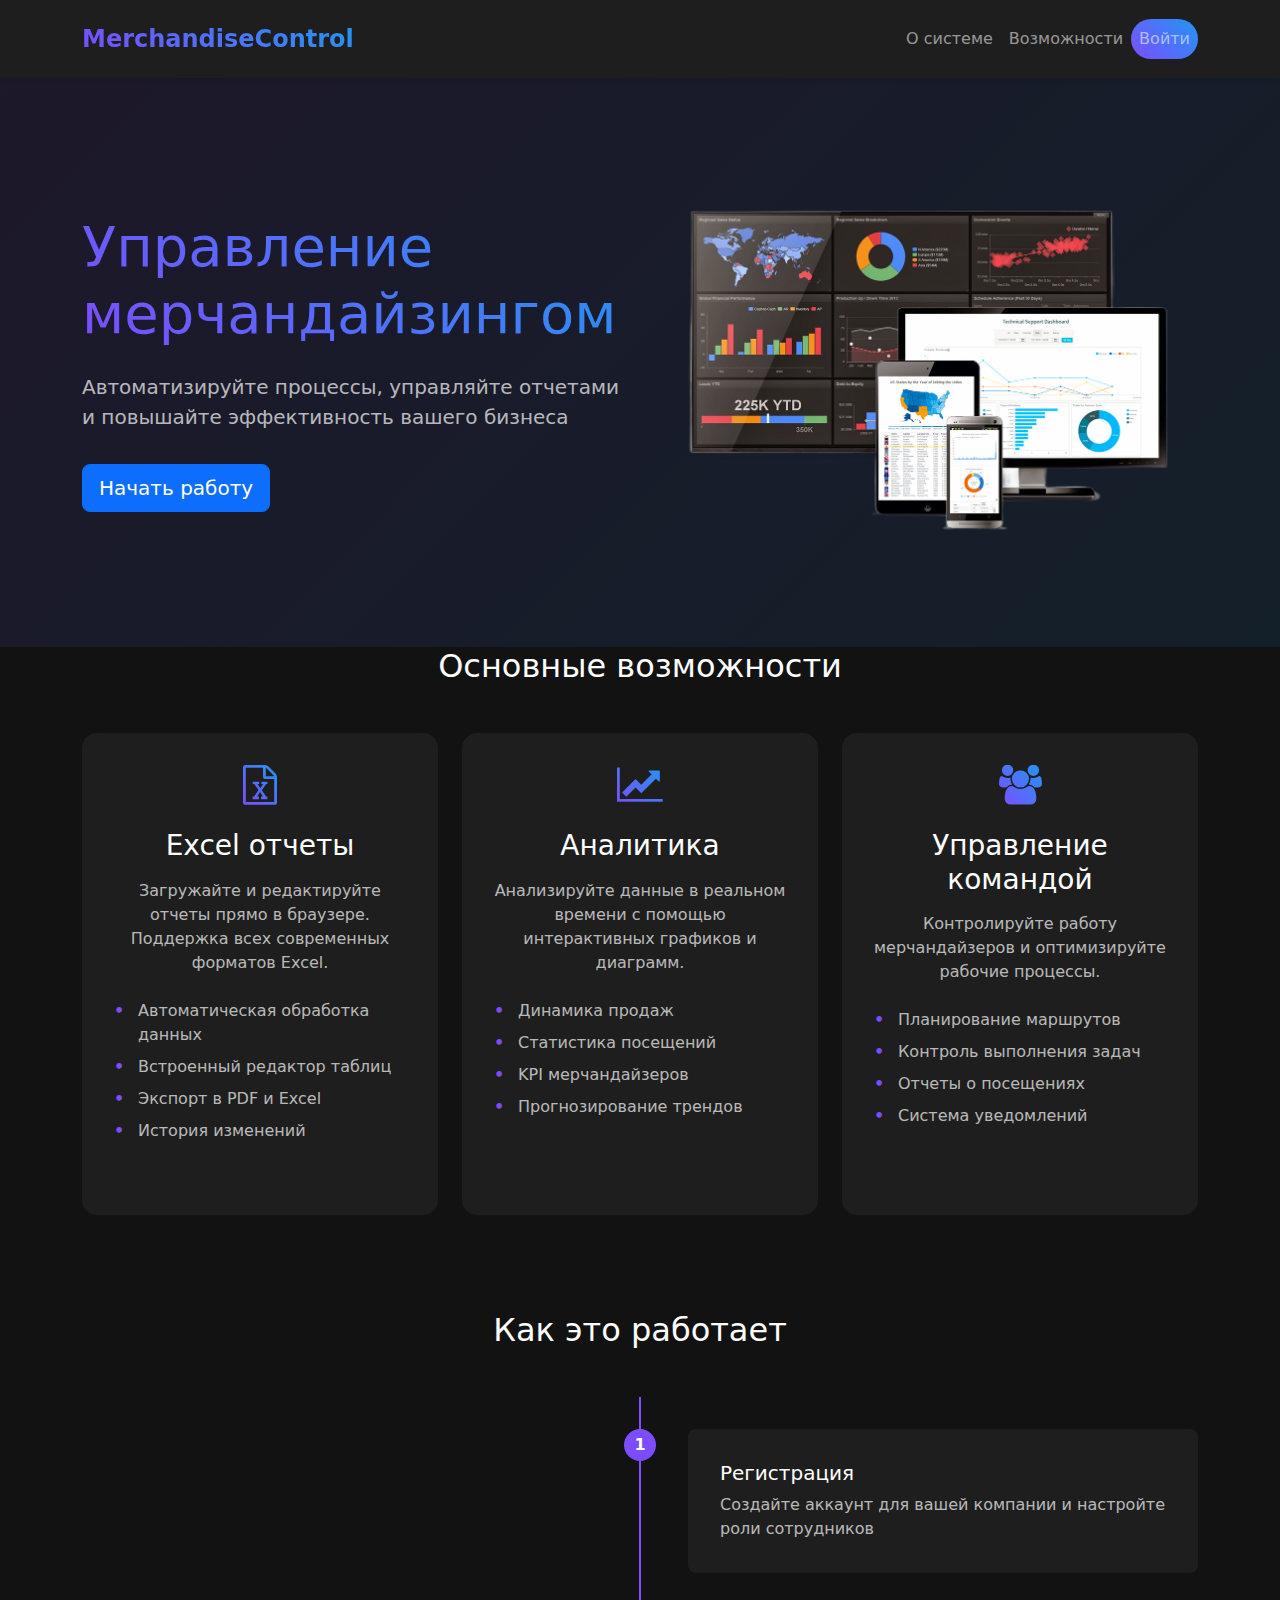
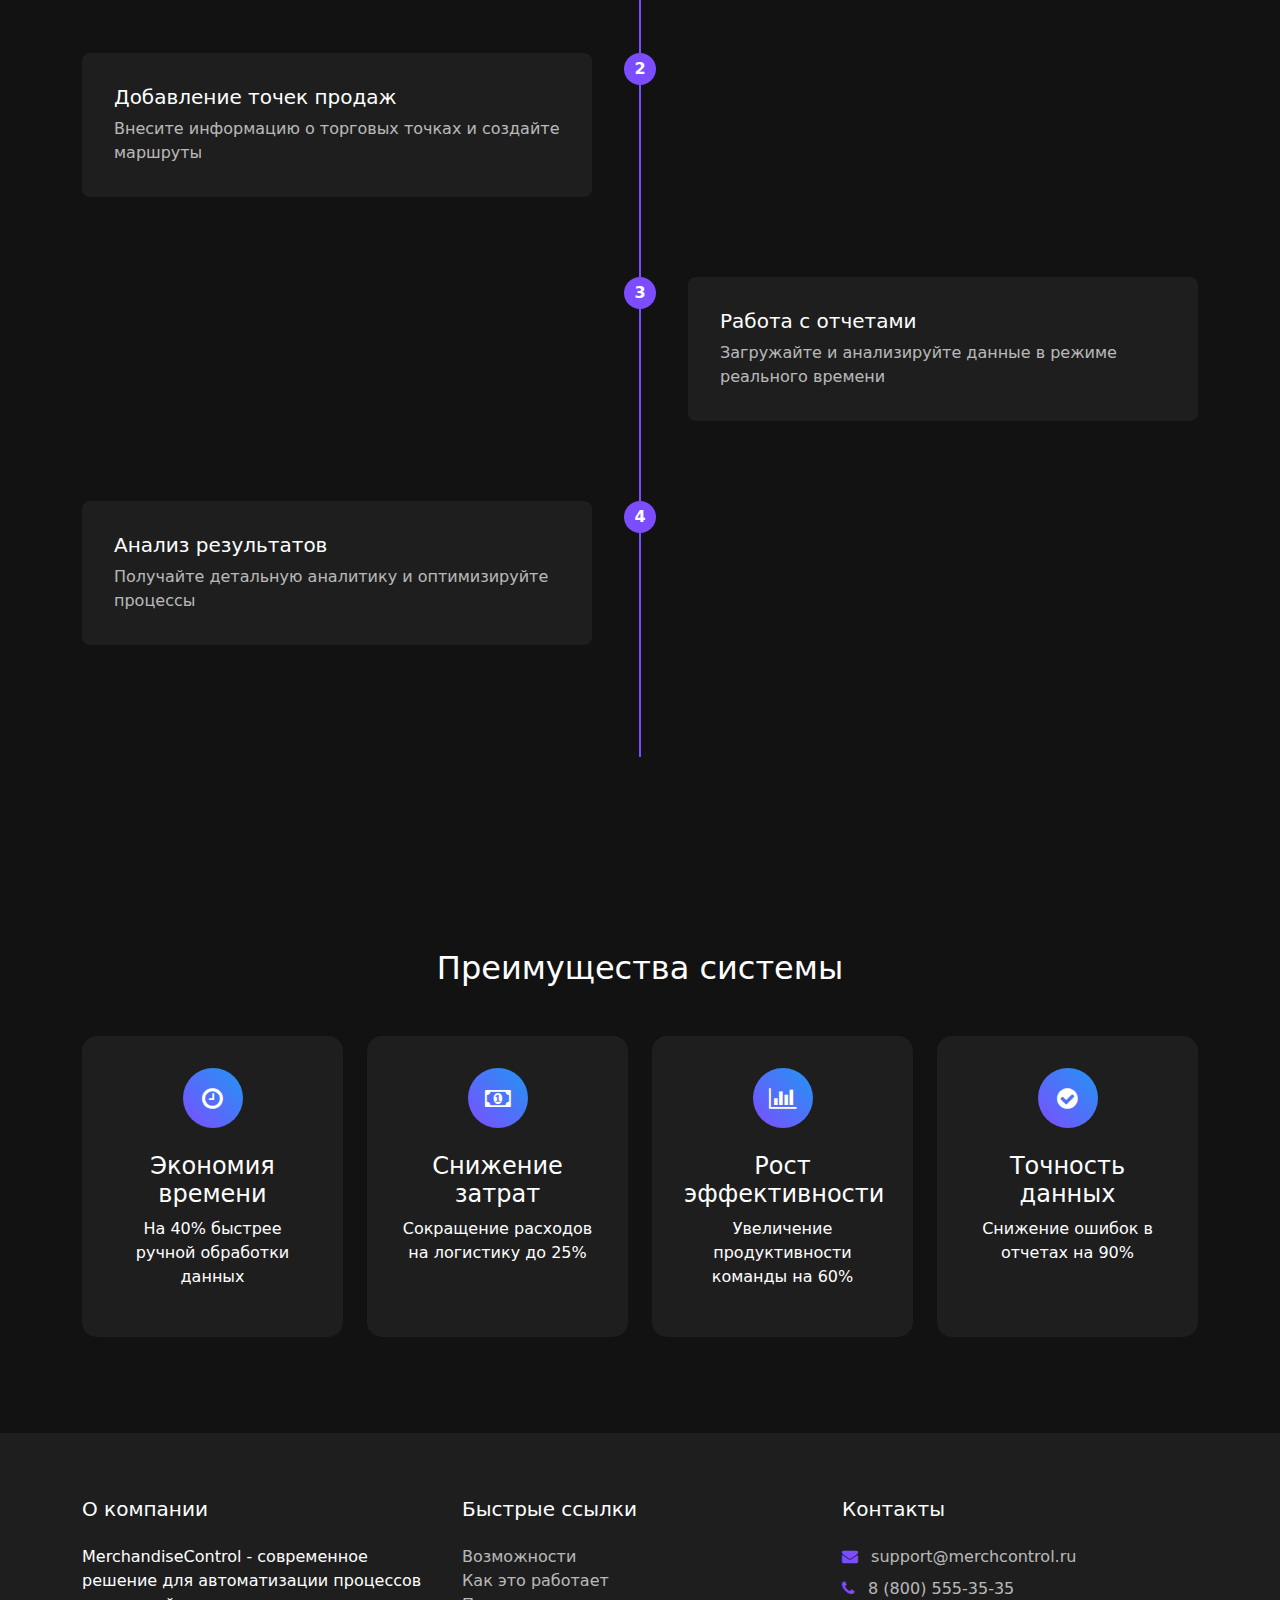
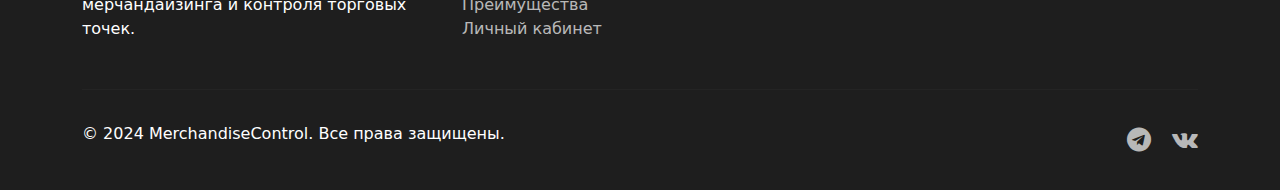
<file: index.html>
<!DOCTYPE html>
<html lang="ru">
<head>
    <meta charset="UTF-8">
    <meta name="viewport" content="width=device-width, initial-scale=1.0">
    <title>Система управления мерчандайзингом</title>
    <link href="https://cdn.jsdelivr.net/npm/bootstrap@5.3.0/dist/css/bootstrap.min.css" rel="stylesheet">
    <link href="https://cdnjs.cloudflare.com/ajax/libs/font-awesome/4.7.0/css/font-awesome.min.css" rel="stylesheet">
    <link rel="stylesheet" href="css/style.css">
</head>
<body class="dark-theme">
    <nav class="navbar navbar-expand-lg navbar-dark">
        <div class="container">
            <a class="navbar-brand" href="#">MerchandiseControl</a>
            <button class="navbar-toggler" type="button" data-bs-toggle="collapse" data-bs-target="#navbarNav">
                <span class="navbar-toggler-icon"></span>
            </button>
            <div class="collapse navbar-collapse" id="navbarNav">
                <ul class="navbar-nav ms-auto">
                    <li class="nav-item">
                        <a class="nav-link" href="#about">О системе</a>
                    </li>
                    <li class="nav-item">
                        <a class="nav-link" href="#features">Возможности</a>
                    </li>
                    <li class="nav-item">
                        <a class="nav-link btn btn-primary login-btn" href="login.html">Войти</a>
                    </li>
                </ul>
            </div>
        </div>
    </nav>

    <header class="hero-section">
        <div class="container">
            <div class="row align-items-center">
                <div class="col-lg-6">
                    <h1>Управление мерчандайзингом</h1>
                    <p class="lead">Автоматизируйте процессы, управляйте отчетами и повышайте эффективность вашего бизнеса</p>
                    <a href="login.html" class="btn btn-primary btn-lg">Начать работу</a>
                </div>
                <div class="col-lg-6">
                    <img src="images/dashboard.png" alt="Dashboard Preview" class="img-fluid">
                </div>
            </div>
        </div>
    </header>

    <main>
        <section id="features" class="features-section">
            <div class="container">
                <h2 class="text-center mb-5">Основные возможности</h2>
                <div class="row g-4">
                    <div class="col-md-4">
                        <div class="feature-card h-100">
                            <i class="fa fa-file-excel-o"></i>
                            <h3>Excel отчеты</h3>
                            <p>Загружайте и редактируйте отчеты прямо в браузере. Поддержка всех современных форматов Excel.</p>
                            <ul class="feature-list">
                                <li>Автоматическая обработка данных</li>
                                <li>Встроенный редактор таблиц</li>
                                <li>Экспорт в PDF и Excel</li>
                                <li>История изменений</li>
                            </ul>
                        </div>
                    </div>
                    <div class="col-md-4">
                        <div class="feature-card h-100">
                            <i class="fa fa-line-chart"></i>
                            <h3>Аналитика</h3>
                            <p>Анализируйте данные в реальном времени с помощью интерактивных графиков и диаграмм.</p>
                            <ul class="feature-list">
                                <li>Динамика продаж</li>
                                <li>Статистика посещений</li>
                                <li>KPI мерчандайзеров</li>
                                <li>Прогнозирование трендов</li>
                            </ul>
                        </div>
                    </div>
                    <div class="col-md-4">
                        <div class="feature-card h-100">
                            <i class="fa fa-users"></i>
                            <h3>Управление командой</h3>
                            <p>Контролируйте работу мерчандайзеров и оптимизируйте рабочие процессы.</p>
                            <ul class="feature-list">
                                <li>Планирование маршрутов</li>
                                <li>Контроль выполнения задач</li>
                                <li>Отчеты о посещениях</li>
                                <li>Система уведомлений</li>
                            </ul>
                        </div>
                    </div>
                </div>
            </div>
        </section>

        <section id="how-it-works" class="how-it-works-section">
            <div class="container">
                <h2 class="text-center mb-5">Как это работает</h2>
                <div class="timeline">
                    <div class="timeline-item">
                        <div class="timeline-number">1</div>
                        <div class="timeline-content">
                            <h4>Регистрация</h4>
                            <p>Создайте аккаунт для вашей компании и настройте роли сотрудников</p>
                        </div>
                    </div>
                    <div class="timeline-item">
                        <div class="timeline-number">2</div>
                        <div class="timeline-content">
                            <h4>Добавление точек продаж</h4>
                            <p>Внесите информацию о торговых точках и создайте маршруты</p>
                        </div>
                    </div>
                    <div class="timeline-item">
                        <div class="timeline-number">3</div>
                        <div class="timeline-content">
                            <h4>Работа с отчетами</h4>
                            <p>Загружайте и анализируйте данные в режиме реального времени</p>
                        </div>
                    </div>
                    <div class="timeline-item">
                        <div class="timeline-number">4</div>
                        <div class="timeline-content">
                            <h4>Анализ результатов</h4>
                            <p>Получайте детальную аналитику и оптимизируйте процессы</p>
                        </div>
                    </div>
                </div>
            </div>
        </section>

        <section id="benefits" class="benefits-section">
            <div class="container">
                <h2 class="text-center mb-5">Преимущества системы</h2>
                <div class="row g-4">
                    <div class="col-md-6 col-lg-3">
                        <div class="benefit-card">
                            <div class="benefit-icon">
                                <i class="fa fa-clock-o"></i>
                            </div>
                            <h4>Экономия времени</h4>
                            <p>На 40% быстрее ручной обработки данных</p>
                        </div>
                    </div>
                    <div class="col-md-6 col-lg-3">
                        <div class="benefit-card">
                            <div class="benefit-icon">
                                <i class="fa fa-money"></i>
                            </div>
                            <h4>Снижение затрат</h4>
                            <p>Сокращение расходов на логистику до 25%</p>
                        </div>
                    </div>
                    <div class="col-md-6 col-lg-3">
                        <div class="benefit-card">
                            <div class="benefit-icon">
                                <i class="fa fa-bar-chart"></i>
                            </div>
                            <h4>Рост эффективности</h4>
                            <p>Увеличение продуктивности команды на 60%</p>
                        </div>
                    </div>
                    <div class="col-md-6 col-lg-3">
                        <div class="benefit-card">
                            <div class="benefit-icon">
                                <i class="fa fa-check-circle"></i>
                            </div>
                            <h4>Точность данных</h4>
                            <p>Снижение ошибок в отчетах на 90%</p>
                        </div>
                    </div>
                </div>
            </div>
        </section>
    </main>

    <footer class="footer">
        <div class="container">
            <div class="row g-4">
                <div class="col-md-4">
                    <h5>О компании</h5>
                    <p>MerchandiseControl - современное решение для автоматизации процессов мерчандайзинга и контроля торговых точек.</p>
                </div>
                <div class="col-md-4">
                    <h5>Быстрые ссылки</h5>
                    <ul class="footer-links">
                        <li><a href="#features">Возможности</a></li>
                        <li><a href="#how-it-works">Как это работает</a></li>
                        <li><a href="#benefits">Преимущества</a></li>
                        <li><a href="login.html">Личный кабинет</a></li>
                    </ul>
                </div>
                <div class="col-md-4">
                    <h5>Контакты</h5>
                    <ul class="footer-contacts">
                        <li><i class="fa fa-envelope"></i> support@merchcontrol.ru</li>
                        <li><i class="fa fa-phone"></i> 8 (800) 555-35-35</li>
                    </ul>
                </div>
            </div>
            <hr class="footer-divider">
            <div class="row">
                <div class="col-md-6">
                    <p class="mb-0">&copy; 2024 MerchandiseControl. Все права защищены.</p>
                </div>
                <div class="col-md-6 text-md-end">
                    <div class="social-links">
                        <a href="#"><i class="fa fa-telegram"></i></a>
                        <a href="#"><i class="fa fa-vk"></i></a>
                    </div>
                </div>
            </div>
        </div>
    </footer>

    <script src="https://cdn.jsdelivr.net/npm/bootstrap@5.3.0/dist/js/bootstrap.bundle.min.js"></script>
    <script src="js/main.js"></script>
</body>
</html>
</file>
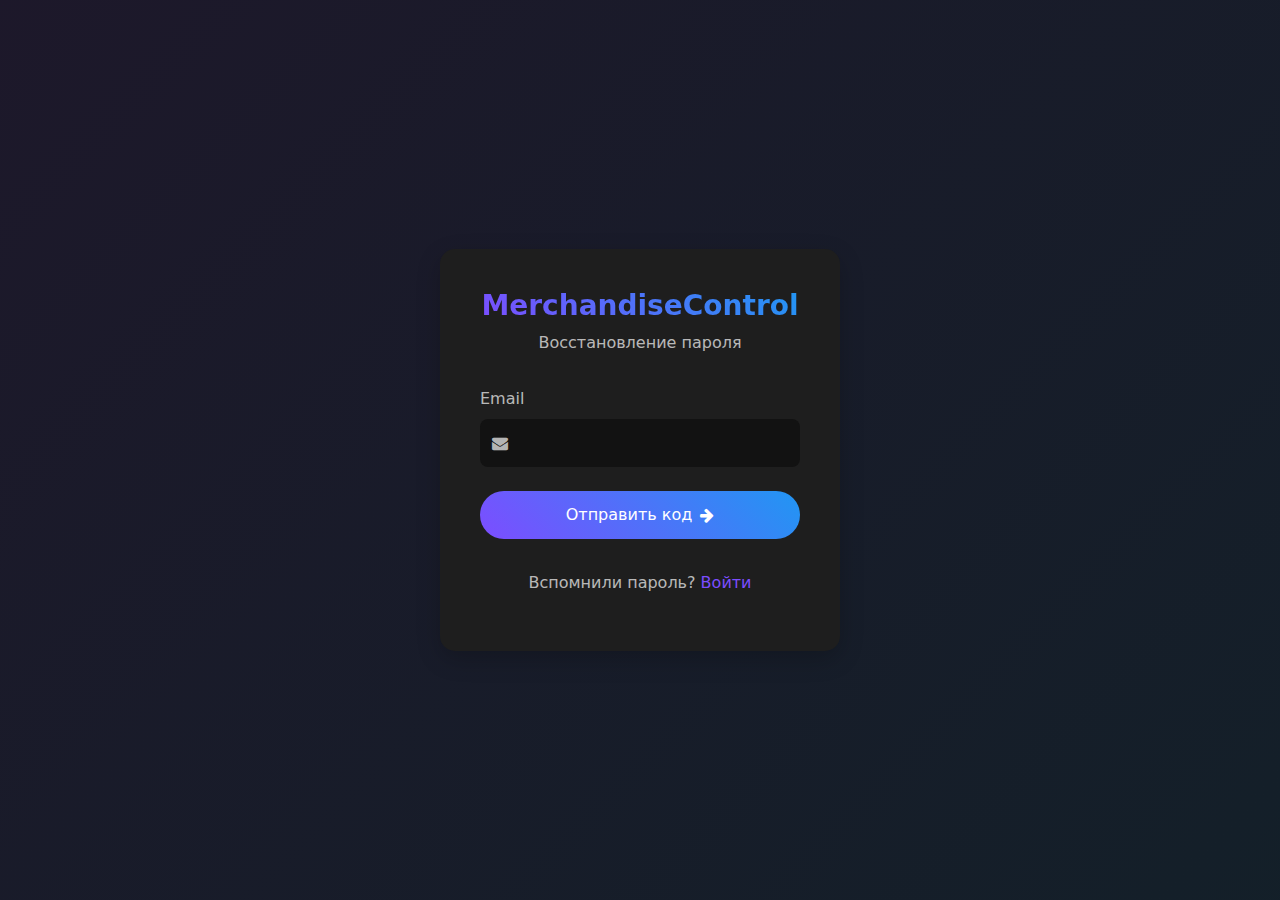
<file: forgot-password.html>
<!DOCTYPE html>
<html lang="ru">
<head>
    <meta charset="UTF-8">
    <meta name="viewport" content="width=device-width, initial-scale=1.0">
    <title>Восстановление пароля | MerchandiseControl</title>
    <link href="https://cdn.jsdelivr.net/npm/bootstrap@5.3.0/dist/css/bootstrap.min.css" rel="stylesheet">
    <link href="https://cdnjs.cloudflare.com/ajax/libs/font-awesome/4.7.0/css/font-awesome.min.css" rel="stylesheet">
    <link rel="stylesheet" href="css/style.css">
    <link rel="stylesheet" href="css/login.css">
</head>
<body class="dark-theme">
    <div class="login-container">
        <div class="login-card">
            <div class="login-header">
                <a href="index.html" class="brand-link">
                    <h1 class="brand-title">MerchandiseControl</h1>
                </a>
                <p class="login-subtitle">Восстановление пароля</p>
            </div>
            
            <!-- Форма ввода email -->
            <form id="forgotForm" class="login-form">
                <div class="form-group">
                    <label for="email">Email</label>
                    <div class="input-group">
                        <span class="input-group-text">
                            <i class="fa fa-envelope"></i>
                        </span>
                        <input type="email" class="form-control" id="email" required>
                    </div>
                </div>
                <button type="submit" class="btn btn-primary login-btn w-100">
                    Отправить код
                    <i class="fa fa-arrow-right"></i>
                </button>
            </form>

            <!-- Форма ввода кода подтверждения (изначально скрыта) -->
            <form id="verifyForm" class="login-form d-none">
                <div class="form-group">
                    <label for="verificationCode">Введите код подтверждения</label>
                    <div class="verification-code-input">
                        <input type="text" maxlength="1" class="form-control code-input" placeholder="•" required>
                        <input type="text" maxlength="1" class="form-control code-input" placeholder="•" required>
                        <input type="text" maxlength="1" class="form-control code-input" placeholder="•" required>
                        <input type="text" maxlength="1" class="form-control code-input" placeholder="•" required>
                        <input type="text" maxlength="1" class="form-control code-input" placeholder="•" required>
                        <input type="text" maxlength="1" class="form-control code-input" placeholder="•" required>
                    </div>
                    <small class="form-text text-muted">
                        Код был отправлен на ваш email
                    </small>
                    <div class="resend-code mt-2">
                        <span class="timer">Отправить код повторно через: <span id="timer">60</span>с</span>
                        <a href="#" class="resend-link d-none">Отправить код повторно</a>
                    </div>
                </div>
                <button type="submit" class="btn btn-primary login-btn w-100 mb-3">
                    Подтвердить
                    <i class="fa fa-check"></i>
                </button>
            </form>

            <!-- Форма создания нового пароля (изначально скрыта) -->
            <form id="resetForm" class="login-form d-none">
                <div class="form-group">
                    <label for="newPassword">Новый пароль</label>
                    <div class="input-group">
                        <span class="input-group-text">
                            <i class="fa fa-lock"></i>
                        </span>
                        <input type="password" class="form-control" id="newPassword" required>
                        <button type="button" class="toggle-password">
                            <i class="fa fa-eye"></i>
                        </button>
                    </div>
                    <div class="password-strength">
                        <div class="strength-bar"></div>
                        <small class="strength-text"></small>
                    </div>
                </div>
                <div class="form-group">
                    <label for="confirmNewPassword">Подтвердите новый пароль</label>
                    <div class="input-group">
                        <span class="input-group-text">
                            <i class="fa fa-lock"></i>
                        </span>
                        <input type="password" class="form-control" id="confirmNewPassword" required>
                        <button type="button" class="toggle-password">
                            <i class="fa fa-eye"></i>
                        </button>
                    </div>
                </div>
                <button type="submit" class="btn btn-primary login-btn w-100">
                    Сохранить новый пароль
                    <i class="fa fa-check"></i>
                </button>
            </form>

            <div class="login-footer">
                <p>Вспомнили пароль? <a href="login.html" class="register-link">Войти</a></p>
            </div>
        </div>
    </div>

    <script src="https://cdn.jsdelivr.net/npm/bootstrap@5.3.0/dist/js/bootstrap.bundle.min.js"></script>
    <script src="js/forgot-password.js"></script>
</body>
</html>
</file>
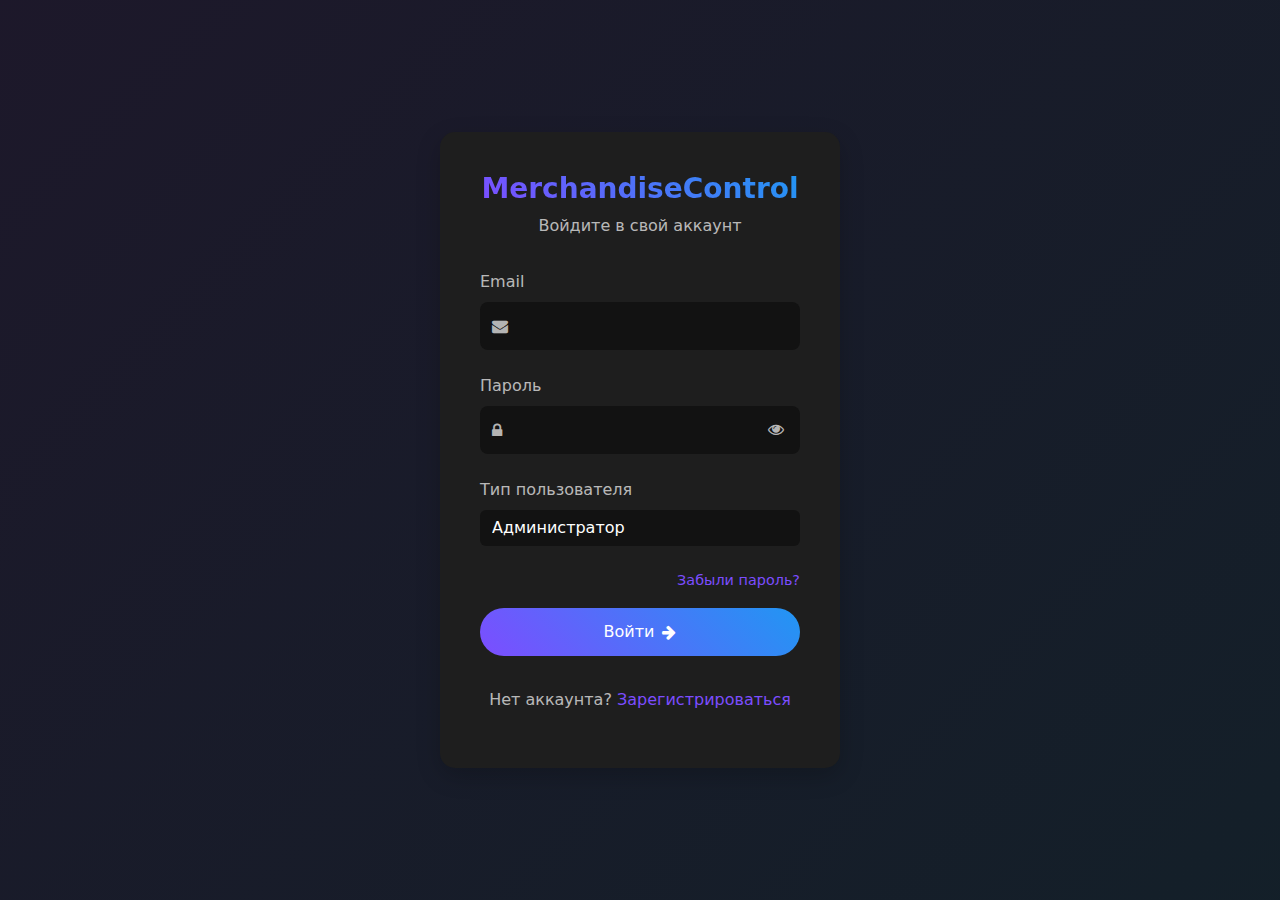
<file: login.html>
<!DOCTYPE html>
<html lang="ru">
<head>
    <meta charset="UTF-8">
    <meta name="viewport" content="width=device-width, initial-scale=1.0">
    <title>Вход | MerchandiseControl</title>
    <link href="https://cdn.jsdelivr.net/npm/bootstrap@5.3.0/dist/css/bootstrap.min.css" rel="stylesheet">
    <link href="https://cdnjs.cloudflare.com/ajax/libs/font-awesome/4.7.0/css/font-awesome.min.css" rel="stylesheet">
    <link rel="stylesheet" href="css/style.css">
    <link rel="stylesheet" href="css/login.css">
</head>
<body class="dark-theme">
    <div class="login-container">
        <div class="login-card">
            <div class="login-header">
                <a href="index.html" class="brand-link">
                    <h1 class="brand-title">MerchandiseControl</h1>
                </a>
                <p class="login-subtitle">Войдите в свой аккаунт</p>
            </div>
            <form id="loginForm" class="login-form">
                <div class="form-group">
                    <label for="email">Email</label>
                    <div class="input-group">
                        <span class="input-group-text">
                            <i class="fa fa-envelope"></i>
                        </span>
                        <input type="email" class="form-control" id="email" name="email" required>
                    </div>
                </div>
                <div class="form-group">
                    <label for="password">Пароль</label>
                    <div class="input-group">
                        <span class="input-group-text">
                            <i class="fa fa-lock"></i>
                        </span>
                        <input type="password" class="form-control" id="password" name="password" required>
                        <button type="button" class="toggle-password">
                            <i class="fa fa-eye"></i>
                        </button>
                    </div>
                </div>
                <div class="form-group">
                    <label for="userType">Тип пользователя</label>
                    <select class="form-select" id="userType" name="userType" required>
                        <option value="admin">Администратор</option>
                        <option value="merchandiser">Мерчендайзер</option>
                    </select>
                </div>
                <div class="d-flex justify-content-end mb-3">
                    <a href="forgot-password.html" class="forgot-link">Забыли пароль?</a>
                </div>
                <button type="submit" class="btn btn-primary login-btn w-100">
                    Войти
                    <i class="fa fa-arrow-right"></i>
                </button>
            </form>
            <div class="login-footer">
                <p>Нет аккаунта? <a href="register.html" class="register-link">Зарегистрироваться</a></p>
            </div>
        </div>
    </div>

    <script src="https://cdn.jsdelivr.net/npm/bootstrap@5.3.0/dist/js/bootstrap.bundle.min.js"></script>
    <script src="js/login.js"></script>
</body>
</html>
</file>
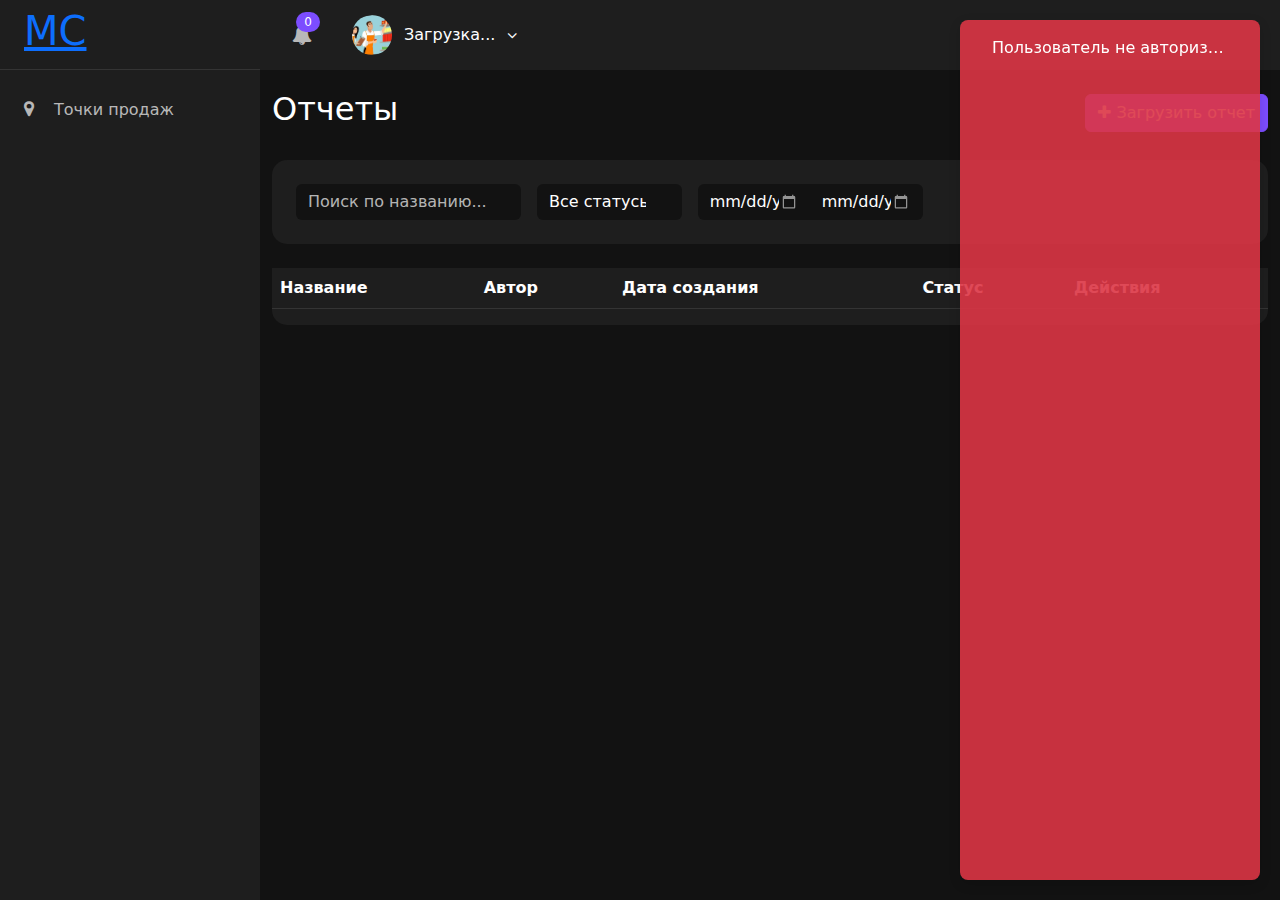
<file: reports.html>
<!DOCTYPE html>
<html lang="ru">
<head>
    <meta charset="UTF-8">
    <meta name="viewport" content="width=device-width, initial-scale=1.0">
    <title>Отчеты | MerchandiseControl</title>
    <link href="https://cdn.jsdelivr.net/npm/bootstrap@5.3.0/dist/css/bootstrap.min.css" rel="stylesheet">
    <link href="https://cdnjs.cloudflare.com/ajax/libs/font-awesome/4.7.0/css/font-awesome.min.css" rel="stylesheet">
    <link rel="stylesheet" href="css/style.css">
    <link rel="stylesheet" href="css/dashboard.css">
    <link rel="stylesheet" href="css/reports.css">
</head>
<body class="dark-theme">
    <div class="dashboard-container">
        <!-- Боковое меню -->
        <aside class="sidebar">
            <div class="sidebar-header">
                <a href="dashboard.html" class="brand-link">
                    <h1 class="brand-title">MC</h1>
                </a>
            </div>
            <nav class="sidebar-nav">
                <ul>
                    <li>
                        <a href="locations.html">
                            <i class="fa fa-map-marker"></i>
                            <span>Точки продаж</span>
                        </a>
                    </li>
                    <li class="admin-only">
                        <a href="settings.html">
                            <i class="fa fa-cog"></i>
                            <span>Настройки</span>
                        </a>
                    </li>
                </ul>
            </nav>
        </aside>

        <main class="main-content">
            <div id="header-component"></div>

            <div class="dashboard-content">
                <div class="container-fluid">
                    <!-- Заголовок и кнопки -->
                    <div class="reports-header">
                        <div class="d-flex justify-content-between align-items-center mb-4">
                            <h2>Отчеты</h2>
                            <button class="btn btn-primary" data-bs-toggle="modal" data-bs-target="#uploadReportModal">
                                <i class="fa fa-plus"></i> Загрузить отчет
                            </button>
                        </div>
                    </div>

                    <!-- Фильтры -->
                    <div class="reports-filters mb-4">
                        <div class="row g-3">
                            <div class="col-md-3">
                                <input type="text" class="form-control" placeholder="Поиск по названию...">
                            </div>
                            <div class="col-md-2">
                                <select name="status" class="form-select">
                                    <option value="">Все статусы</option>
                                    <option value="pending">На проверке</option>
                                    <option value="approved">Одобрен</option>
                                    <option value="rejected">Отклонен</option>
                                </select>
                            </div>
                            <div class="col-md-3">
                                <div class="input-group">
                                    <input type="date" name="dateFrom" class="form-control">
                                    <input type="date" name="dateTo" class="form-control">
                                </div>
                            </div>
                        </div>
                    </div>

                    <!-- Таблица отчетов -->
                    <div class="dashboard-card">
                        <div class="table-responsive">
                            <table class="table table-reports">
                                <thead>
                                    <tr>
                                        <th>Название</th>
                                        <th>Автор</th>
                                        <th>Дата создания</th>
                                        <th>Статус</th>
                                        <th>Действия</th>
                                    </tr>
                                </thead>
                                <tbody>
                                    <!-- Данные будут загружаться динамически -->
                                </tbody>
                            </table>
                        </div>
                    </div>
                </div>
            </div>
        </main>
    </div>

    <!-- Модальное окно загрузки отчета -->
    <div class="modal fade" id="uploadReportModal" tabindex="-1">
        <div class="modal-dialog">
            <div class="modal-content">
                <div class="modal-header">
                    <h5 class="modal-title">Загрузить отчет</h5>
                    <button type="button" class="btn-close" data-bs-dismiss="modal"></button>
                </div>
                <form id="uploadReportForm">
                    <div class="modal-body">
                        <div class="mb-3">
                            <label class="form-label">Точка продаж</label>
                            <select name="location_id" class="form-select" required>
                                <!-- Опции будут загружены динамически -->
                            </select>
                        </div>
                        <div class="mb-3">
                            <label class="form-label">Дата посещения</label>
                            <input type="date" name="visit_date" class="form-control" required>
                        </div>
                        <div class="mb-3">
                            <label class="form-label">Excel файл</label>
                            <input type="file" name="report" class="form-control" accept=".xls,.xlsx" required>
                        </div>
                        <div class="mb-3">
                            <label class="form-label">Комментарий</label>
                            <textarea name="comment" class="form-control" rows="3"></textarea>
                        </div>
                    </div>
                    <div class="modal-footer">
                        <button type="button" class="btn btn-secondary" data-bs-dismiss="modal">Отмена</button>
                        <button type="submit" class="btn btn-primary">Загрузить</button>
                    </div>
                </form>
            </div>
        </div>
    </div>

    <script src="https://cdn.jsdelivr.net/npm/bootstrap@5.3.0/dist/js/bootstrap.bundle.min.js"></script>
    <script src="js/auth.js"></script>
    <script src="js/components.js"></script>
    <script src="js/menu.js"></script>
    <script src="js/reports.js"></script>
</body>
</html>
</file>
<file: css/style.css>
:root {
    --primary-color: #7C4DFF;
    --secondary-color: #2196F3;
    --dark-bg: #121212;
    --dark-surface: #1E1E1E;
    --text-primary: #FFFFFF;
    --text-secondary: rgba(255, 255, 255, 0.7);
}

body.dark-theme {
    background-color: var(--dark-bg);
    color: var(--text-primary);
}

.navbar {
    background: var(--dark-surface);
    padding: 1rem 0;
    box-shadow: 0 2px 4px rgba(0,0,0,0.1);
}

.navbar-brand {
    font-size: 1.5rem;
    font-weight: bold;
    background: linear-gradient(45deg, var(--primary-color), var(--secondary-color));
    -webkit-background-clip: text;
    -webkit-text-fill-color: transparent;
}

.login-btn {
    background: linear-gradient(45deg, var(--primary-color), var(--secondary-color));
    border: none;
    padding: 0.5rem 1.5rem;
    border-radius: 25px;
}

.hero-section {
    padding: 6rem 0;
    background: linear-gradient(135deg, rgba(124, 77, 255, 0.1), rgba(33, 150, 243, 0.1));
}

.hero-section h1 {
    font-size: 3.5rem;
    margin-bottom: 1.5rem;
    background: linear-gradient(45deg, var(--primary-color), var(--secondary-color));
    -webkit-background-clip: text;
    -webkit-text-fill-color: transparent;
}

.hero-section .lead {
    font-size: 1.25rem;
    color: var(--text-secondary);
    margin-bottom: 2rem;
}

.feature-card {
    background: var(--dark-surface);
    padding: 2rem;
    border-radius: 15px;
    text-align: center;
    margin-bottom: 2rem;
    transition: all 0.3s ease;
    opacity: 0;
    transform: translateY(20px);
}

.feature-card:hover {
    transform: translateY(-5px);
}

.feature-card.animate-in {
    opacity: 1;
    transform: translateY(0);
}

.feature-card i {
    font-size: 2.5rem;
    margin-bottom: 1.5rem;
    background: linear-gradient(45deg, var(--primary-color), var(--secondary-color));
    -webkit-background-clip: text;
    -webkit-text-fill-color: transparent;
}

.feature-card h3 {
    margin-bottom: 1rem;
    color: var(--text-primary);
}

.feature-list {
    list-style: none;
    padding: 0;
    margin: 1.5rem 0 0;
    text-align: left;
}

.feature-list li {
    color: var(--text-secondary);
    margin-bottom: 0.5rem;
    padding-left: 1.5rem;
    position: relative;
}

.feature-list li:before {
    content: "•";
    color: var(--primary-color);
    position: absolute;
    left: 0;
    font-weight: bold;
}

.feature-card p {
    color: var(--text-secondary);
    margin-bottom: 0;
    min-height: 48px;
}

.footer {
    background: var(--dark-surface);
    padding: 4rem 0 2rem;
}

.footer h5 {
    color: var(--text-primary);
    margin-bottom: 1.5rem;
}

.footer-links {
    list-style: none;
    padding: 0;
}

.footer-links a {
    color: var(--text-secondary);
    text-decoration: none;
    transition: color 0.3s ease;
}

.footer-links a:hover {
    color: var(--primary-color);
}

.footer-contacts {
    list-style: none;
    padding: 0;
}

.footer-contacts li {
    color: var(--text-secondary);
    margin-bottom: 0.5rem;
}

.footer-contacts i {
    margin-right: 0.5rem;
    color: var(--primary-color);
}

.footer-divider {
    border-color: rgba(255, 255, 255, 0.1);
    margin: 2rem 0;
}

.social-links a {
    color: var(--text-secondary);
    font-size: 1.5rem;
    margin-left: 1rem;
    text-decoration: none;
    transition: color 0.3s ease;
}

.social-links a:hover {
    color: var(--primary-color);
}

/* Адаптивность */
@media (max-width: 768px) {
    .hero-section {
        padding: 4rem 0;
    }

    .hero-section h1 {
        font-size: 2.5rem;
    }

    .feature-card {
        margin-bottom: 1.5rem;
    }

    .timeline:before {
        left: 40px;
    }

    .timeline-item {
        flex-direction: row !important;
    }

    .timeline-content {
        width: calc(100% - 80px);
    }

    .timeline-number {
        margin-right: 1rem;
    }
}

@media (max-width: 576px) {
    .hero-section h1 {
        font-size: 2rem;
    }

    .hero-section .lead {
        font-size: 1.1rem;
    }

    .benefit-card {
        padding: 1.5rem;
    }

    .footer {
        text-align: center;
    }

    .social-links {
        margin-top: 1rem;
        text-align: center;
    }
}

/* Секция "Как это работает" */
.how-it-works-section {
    padding: 6rem 0;
    background: var(--dark-bg);
}

.timeline {
    position: relative;
    max-width: 1200px;
    margin: 0 auto;
    padding: 2rem 0;
}

.timeline:before {
    content: '';
    position: absolute;
    top: 0;
    left: 50%;
    transform: translateX(-50%);
    width: 2px;
    height: 100%;
    background: var(--primary-color);
}

.timeline-item {
    display: flex;
    align-items: flex-start;
    margin-bottom: 5rem;
    position: relative;
}

.timeline-item:nth-child(odd) {
    flex-direction: row-reverse;
}

.timeline-number {
    width: 32px;
    height: 32px;
    background: var(--primary-color);
    border-radius: 50%;
    display: flex;
    align-items: center;
    justify-content: center;
    font-weight: bold;
    color: white;
    z-index: 1;
    position: absolute;
    left: 50%;
    transform: translateX(-50%);
}

.timeline-content {
    background: var(--dark-surface);
    padding: 2rem;
    border-radius: 8px;
    width: calc(50% - 3rem);
}

.timeline-content h4 {
    color: var(--text-primary);
    margin-bottom: 0.5rem;
    font-size: 1.25rem;
}

.timeline-content p {
    color: var(--text-secondary);
    margin-bottom: 0;
    font-size: 1rem;
    line-height: 1.5;
}

/* Адаптивность для таймлайна */
@media (max-width: 768px) {
    .timeline:before {
        left: 16px;
    }

    .timeline-item {
        flex-direction: row !important;
        margin-bottom: 3rem;
    }

    .timeline-number {
        left: 16px;
        transform: none;
    }

    .timeline-content {
        width: calc(100% - 48px);
        margin: 0 0 0 48px;
    }
}

/* Секция преимуществ */
.benefits-section {
    padding: 6rem 0;
}

.benefit-card {
    background: var(--dark-surface);
    padding: 2rem;
    border-radius: 15px;
    text-align: center;
    height: 100%;
    transition: transform 0.3s ease;
}

.benefit-card:hover {
    transform: translateY(-5px);
}

.benefit-icon {
    width: 60px;
    height: 60px;
    background: linear-gradient(45deg, var(--primary-color), var(--secondary-color));
    border-radius: 50%;
    display: flex;
    align-items: center;
    justify-content: center;
    margin: 0 auto 1.5rem;
}

.benefit-icon i {
    font-size: 24px;
    color: white;
}

/* Стили для управления видимостью элементов в зависимости от роли */
.admin-only {
    display: none;
}

body[data-user-type="admin"] .admin-only {
    display: block;
}

/* Для элементов списка */
body[data-user-type="admin"] li.admin-only {
    display: list-item;
}

/* Для кнопок и других inline элементов */
body[data-user-type="admin"] .admin-only.btn,
body[data-user-type="admin"] .admin-only.inline {
    display: inline-block;
}

/* Уведомления */
.notification {
    position: fixed;
    top: 20px;
    right: 20px;
    padding: 15px 25px;
    border-radius: 8px;
    color: white;
    font-weight: 500;
    z-index: 9999;
    animation: slideIn 0.3s ease-out;
    width: auto;
    height: auto;
    max-width: 300px;
    white-space: nowrap;
    overflow: hidden;
    text-overflow: ellipsis;
    box-shadow: 0 4px 12px rgba(0, 0, 0, 0.15);
    background: rgba(0, 0, 0, 0.8);
}

.notification.success {
    background: rgba(40, 167, 69, 0.9);
}

.notification.error {
    background: rgba(220, 53, 69, 0.9);
}

@keyframes slideIn {
    from {
        transform: translateX(100%);
        opacity: 0;
    }
    to {
        transform: translateX(0);
        opacity: 1;
    }
}

/* Добавим анимацию исчезновения */
.notification.hiding {
    animation: slideOut 0.3s ease-in forwards;
}

@keyframes slideOut {
    from {
        transform: translateX(0);
        opacity: 1;
    }
    to {
        transform: translateX(100%);
        opacity: 0;
    }
}
</file>
<file: css/login.css>
.login-container {
    min-height: 100vh;
    display: flex;
    align-items: center;
    justify-content: center;
    padding: 2rem;
    background: linear-gradient(135deg, rgba(124, 77, 255, 0.1), rgba(33, 150, 243, 0.1));
}

.login-card {
    background: var(--dark-surface);
    padding: 2.5rem;
    border-radius: 15px;
    width: 100%;
    max-width: 400px;
    box-shadow: 0 8px 24px rgba(0, 0, 0, 0.2);
}

.login-header {
    text-align: center;
    margin-bottom: 2rem;
}

.brand-link {
    text-decoration: none;
}

.brand-title {
    font-size: 1.75rem;
    font-weight: bold;
    margin-bottom: 0.5rem;
    background: linear-gradient(45deg, var(--primary-color), var(--secondary-color));
    -webkit-background-clip: text;
    -webkit-text-fill-color: transparent;
}

.login-subtitle {
    color: var(--text-secondary);
    margin-bottom: 0;
}

.form-group {
    margin-bottom: 1.5rem;
}

.form-group label {
    color: var(--text-secondary);
    margin-bottom: 0.5rem;
    display: block;
}

.input-group {
    background: var(--dark-bg);
    border-radius: 8px;
    overflow: hidden;
}

.input-group-text {
    background: transparent;
    border: none;
    color: var(--text-secondary);
}

.form-control {
    border: none;
    background: transparent;
    color: var(--text-primary);
    padding: 0.75rem 1rem;
}

.form-control:focus {
    box-shadow: none;
    background: transparent;
    color: var(--text-primary);
}

.toggle-password {
    border: none;
    color: var(--text-secondary);
    padding: 0 1rem;
}

.toggle-password:hover {
    background: transparent;
    color: var(--primary-color);
}

.form-options {
    display: flex;
    justify-content: space-between;
    align-items: center;
    margin-bottom: 1.5rem;
}

.form-check-label {
    color: var(--text-secondary);
}

.form-check-input:checked {
    background-color: var(--primary-color);
    border-color: var(--primary-color);
}

.forgot-link {
    color: var(--primary-color);
    text-decoration: none;
    font-size: 0.9rem;
}

.forgot-link:hover {
    text-decoration: underline;
}

.login-btn {
    background: linear-gradient(45deg, var(--primary-color), var(--secondary-color));
    border: none;
    padding: 0.75rem;
    font-weight: 500;
    display: flex;
    align-items: center;
    justify-content: center;
    gap: 0.5rem;
}

.login-btn:hover {
    opacity: 0.9;
}

.login-footer {
    text-align: center;
    margin-top: 2rem;
    color: var(--text-secondary);
}

.register-link {
    color: var(--primary-color);
    text-decoration: none;
}

.register-link:hover {
    text-decoration: underline;
}

/* Адаптивность */
@media (max-width: 576px) {
    .login-card {
        padding: 2rem;
    }

    .brand-title {
        font-size: 1.5rem;
    }
}

/* Стили для индикатора силы пароля */
.password-strength {
    margin-top: 0.5rem;
}

.strength-bar {
    height: 4px;
    border-radius: 2px;
    margin-top: 8px;
    transition: all 0.3s ease;
}

.strength-bar.weak {
    width: 33%;
    background-color: #FF4444;
}

.strength-bar.medium {
    width: 66%;
    background-color: #FFA500;
}

.strength-bar.strong {
    width: 100%;
    background-color: #4CAF50;
}

.strength-text {
    font-size: 12px;
    margin-top: 4px;
}

.terms-link {
    color: var(--primary-color);
    text-decoration: none;
}

.terms-link:hover {
    text-decoration: underline;
}

/* Дополнительные стили для мобильных устройств */
@media (max-width: 576px) {
    .row {
        margin: 0;
    }
    
    .col-md-6 {
        padding: 0;
    }
}

/* Обновляем стили для верификационного кода */
.verification-code-input {
    display: flex;
    gap: 0.75rem;
    margin: 1.5rem 0;
    justify-content: center;
}

.code-input {
    width: 50px;
    height: 60px;
    text-align: center;
    font-size: 1.75rem;
    font-weight: 600;
    padding: 0;
    border: 2px solid var(--dark-bg);
    border-radius: 8px;
    background: var(--dark-bg);
    color: var(--text-primary);
    transition: all 0.3s ease;
}

.code-input:focus {
    border-color: var(--primary-color);
    box-shadow: 0 0 0 2px rgba(124, 77, 255, 0.2);
    background: rgba(124, 77, 255, 0.1);
}

.code-input:not(:placeholder-shown) {
    border-color: var(--primary-color);
    background: rgba(124, 77, 255, 0.1);
}

/* Стили для таймера и ссылки повторной отправки */
.resend-code {
    text-align: center;
    color: var(--text-secondary);
    font-size: 0.9rem;
    margin-top: 1rem;
}

.timer {
    display: block;
    margin-bottom: 0.5rem;
}

#timer {
    color: var(--primary-color);
    font-weight: 600;
}

/* Анимации для переключения форм */
.login-form {
    transition: all 0.3s ease;
}

.login-form.d-none {
    display: none;
    opacity: 0;
    transform: translateY(20px);
}

.login-form.active {
    display: block;
    opacity: 1;
    transform: translateY(0);
}

.text-muted {
    color: var(--text-secondary) !important;
}

.input-group>:not(:first-child):not(.dropdown-menu):not(.valid-tooltip):not(.valid-feedback):not(.invalid-tooltip):not(.invalid-feedback) {
    margin-left: calc(var(--bs-border-width)* -1);
    border-top-left-radius: 0;
    border-bottom-left-radius: 0;
    background: transparent;
}

/* Стили для уведомлений */
.notification {
    position: fixed;
    top: 20px;
    right: 20px;
    padding: 15px 25px;
    border-radius: 8px;
    color: white;
    z-index: 1000;
    animation: slideIn 0.3s ease-out;
}

.notification.success {
    background-color: var(--success-color, #28a745);
}

.notification.error {
    background-color: var(--error-color, #dc3545);
}

@keyframes slideIn {
    from {
        transform: translateX(100%);
        opacity: 0;
    }
    to {
        transform: translateX(0);
        opacity: 1;
    }
}

/* Стили для select (выбор типа пользователя) */
select.form-control {
    background: var(--dark-bg) !important;
    color: var(--text-primary) !important;
    border: none !important;
    border-radius: 8px !important;
    padding: 0.75rem 1rem !important;
    cursor: pointer !important;
    -webkit-appearance: none !important;
    -moz-appearance: none !important;
    appearance: none !important;
    background-image: url("data:image/svg+xml,%3csvg xmlns='http://www.w3.org/2000/svg' viewBox='0 0 16 16'%3e%3cpath fill='none' stroke='%23ffffff' stroke-linecap='round' stroke-linejoin='round' stroke-width='2' d='m2 5 6 6 6-6'/%3e%3c/svg%3e") !important;
    background-repeat: no-repeat !important;
    background-position: right 1rem center !important;
    background-size: 16px 12px !important;
}

select.form-control:focus {
    box-shadow: none !important;
    border-color: var(--primary-color) !important;
    outline: none !important;
}

select.form-control option {
    background: var(--dark-bg) !important;
    color: var(--text-primary) !important;
    padding: 10px !important;
}

select.form-control::-ms-expand {
    display: none !important;
}

.form-select {
    background: var(--dark-bg) !important;
    border: 0px!important;
    color: white!important;
}
</file>
<file: css/dashboard.css>
:root {
    --sidebar-width: 260px;
    --sidebar-collapsed-width: 70px;
    --topbar-height: 70px;
}

.dashboard-container {
    display: flex;
    min-height: 100vh;
}

/* Боковое меню */
.sidebar {
    width: var(--sidebar-width);
    background: var(--dark-surface);
    position: fixed;
    left: 0;
    top: 0;
    height: 100vh;
    transition: all 0.3s ease;
    z-index: 1000;
}

.sidebar-header {
    height: var(--topbar-height);
    display: flex;
    align-items: center;
    padding: 0 1.5rem;
    border-bottom: 1px solid rgba(255, 255, 255, 0.1);
}

.sidebar-nav ul {
    list-style: none;
    padding: 1rem 0;
    margin: 0;
}

.sidebar-nav li a {
    display: flex;
    align-items: center;
    padding: 0.75rem 1.5rem;
    color: var(--text-secondary);
    text-decoration: none;
    transition: all 0.3s ease;
}

.sidebar-nav li a:hover,
.sidebar-nav li.active a {
    color: var(--text-primary);
    background: rgba(255, 255, 255, 0.1);
}

.sidebar-nav li a i {
    width: 20px;
    margin-right: 10px;
    font-size: 1.1rem;
}

/* Основной контент */
.main-content {
    flex: 1;
    margin-left: var(--sidebar-width);
    transition: all 0.3s ease;
}

/* Верхняя панель */
.top-bar {
    height: var(--topbar-height);
    background: var(--dark-surface);
    padding: 0 1.5rem;
    display: flex;
    align-items: center;
    justify-content: space-between;
    position: sticky;
    top: 0;
    z-index: 900;
    margin-bottom: 20px;
}

.top-bar-right {
    display: flex;
    align-items: center;
    gap: 1.5rem;
}

.menu-toggle {
    display: none;
    background: none;
    border: none;
    color: var(--text-secondary);
    font-size: 1.5rem;
    cursor: pointer;
}

/* Профиль пользователя */
.user-profile {
    position: relative;
}

.profile-btn {
    display: flex;
    align-items: center;
    gap: 0.75rem;
    background: none;
    border: none;
    color: var(--text-primary);
    padding: 0.5rem;
    border-radius: 8px;
    cursor: pointer;
}

.avatar {
    width: 40px;
    height: 40px;
    border-radius: 50%;
    object-fit: cover;
}

/* Карточки статистики */
.stat-card {
    background: var(--dark-surface);
    border-radius: 15px;
    padding: 1.5rem;
    display: flex;
    justify-content: space-between;
    align-items: center;
}

.stat-card-info h6 {
    color: var(--text-secondary);
    margin-bottom: 0.5rem;
    font-size: 0.875rem;
}

.stat-card-info h3 {
    color: var(--text-primary);
    margin-bottom: 0.5rem;
    font-size: 1.75rem;
}

.trend {
    font-size: 0.875rem;
    display: flex;
    align-items: center;
    gap: 0.25rem;
}

.trend.up {
    color: #4caf50;
}

.trend.down {
    color: #f44336;
}

.stat-card-icon {
    width: 48px;
    height: 48px;
    border-radius: 12px;
    background: linear-gradient(45deg, var(--primary-color), var(--secondary-color));
    display: flex;
    align-items: center;
    justify-content: center;
    color: white;
    font-size: 1.5rem;
}

/* Карточки дашборда */
.dashboard-card {
    background: var(--dark-surface);
    border-radius: 15px;
    margin-bottom: 1.5rem;
}

.dashboard-card-header {
    padding: 1.5rem;
    border-bottom: 1px solid rgba(255, 255, 255, 0.1);
    display: flex;
    justify-content: space-between;
    align-items: center;
}

.dashboard-card-body {
    padding: 1.5rem;
    min-height: 300px;
}

.dashboard-card canvas {
    width: 100% !important;
    height: 100% !important;
}

/* Адаптивность */
@media (max-width: 992px) {
    .sidebar {
        transform: translateX(-100%);
    }

    .sidebar.active {
        transform: translateX(0);
    }

    .main-content {
        margin-left: 0;
    }

    .menu-toggle {
        display: block;
    }
}

@media (max-width: 768px) {
    .stat-card {
        padding: 1rem;
    }

    .stat-card-info h3 {
        font-size: 1.5rem;
    }

    .stat-card-icon {
        width: 40px;
        height: 40px;
        font-size: 1.25rem;
    }
}

/* Уведомления */
.notifications {
    position: relative;
}

.notification-btn {
    background: none;
    border: none;
    color: var(--text-secondary);
    padding: 0.5rem;
    position: relative;
    font-size: 1.25rem;
}

.notification-btn .badge {
    position: absolute;
    top: 0;
    right: 0;
    background: var(--primary-color);
    color: white;
    font-size: 0.75rem;
    padding: 0.25rem 0.5rem;
    border-radius: 1rem;
    min-width: 1.5rem;
}

.notifications-dropdown {
    width: 360px;
    padding: 0;
    border: none;
    background: var(--dark-surface);
    box-shadow: 0 4px 12px rgba(0, 0, 0, 0.15);
    border-radius: 12px;
    margin-top: 1rem !important;
}

.notifications-header {
    display: flex;
    justify-content: space-between;
    align-items: center;
    padding: 1rem;
    border-bottom: 1px solid rgba(255, 255, 255, 0.1);
}

.notifications-header h6 {
    margin: 0;
    color: var(--text-primary);
    font-weight: 600;
}

.notifications-header .btn-link {
    color: var(--primary-color);
    text-decoration: none;
    padding: 0;
    font-size: 0.875rem;
}

.notifications-body {
    max-height: 360px;
    overflow-y: auto;
}

.notifications-body .notification-item {
    display: flex;
    align-items: flex-start;
    padding: 1rem;
    border-bottom: 1px solid rgba(255, 255, 255, 0.1);
    transition: all 0.3s ease;
}

.notifications-body .notification-item:hover {
    background: rgba(255, 255, 255, 0.05);
}

.notifications-body .notification-item.unread {
    background: rgba(124, 77, 255, 0.1);
}

.notification-icon {
    width: 40px;
    height: 40px;
    border-radius: 10px;
    display: flex;
    align-items: center;
    justify-content: center;
    margin-right: 1rem;
    flex-shrink: 0;
}

.notification-icon.report {
    background: rgba(124, 77, 255, 0.2);
    color: var(--primary-color);
}

.notification-icon.task {
    background: rgba(33, 150, 243, 0.2);
    color: #2196f3;
}

.notification-icon.system {
    background: rgba(255, 193, 7, 0.2);
    color: #ffc107;
}

.notification-content {
    flex: 1;
}

.notification-text {
    color: var(--text-primary);
    font-size: 0.875rem;
    margin-bottom: 0.25rem;
    line-height: 1.4;
}

.notification-time {
    color: var(--text-secondary);
    font-size: 0.75rem;
}

.mark-read {
    color: var(--text-secondary);
    padding: 0.25rem;
    opacity: 0;
    transition: opacity 0.3s ease;
}

.notification-item:hover .mark-read {
    opacity: 1;
}

.notifications-footer {
    padding: 1rem;
    text-align: center;
    border-top: 1px solid rgba(255, 255, 255, 0.1);
}

.view-all {
    color: var(--primary-color);
    text-decoration: none;
    font-size: 0.875rem;
}

.view-all:hover {
    text-decoration: underline;
}

/* Графики */
.chart-container {
    position: relative;
    min-height: 200px;
    margin: 1rem 0;
    display: flex;
    align-items: center;
    justify-content: center;
}

.card-actions {
    display: flex;
    gap: 0.5rem;
}

.card-actions .btn {
    padding: 0.25rem 0.75rem;
    font-size: 0.875rem;
    color: white;
}

.card-actions .btn.active {
    background: var(--primary-color);
    border-color: var(--primary-color);
    color: white;
}

/* Настройки для конкретных графиков */
#activityChart {
    width: 100%;
}

#tasksChart {
    width: 100%;
}

#efficiencyChart {
    width: 100%;
}
</file>
<file: css/reports.css>
/* Фильтры */
.reports-filters {
    background: var(--dark-surface);
    padding: 1.5rem;
    border-radius: 15px;
    margin-bottom: 2rem;
}

.reports-filters .form-control,
.reports-filters .form-select {
    background: var(--dark-bg);
    border: none;
    color: var(--text-primary);
}

/* Таблица отчетов */
.reports-table {
    background: var(--dark-surface);
    border-radius: 15px;
    overflow: hidden;
}

.reports-table th {
    background: var(--dark-bg);
    color: var(--text-secondary);
    font-weight: 500;
    border: none;
    padding: 1rem;
}

.reports-table td {
    border-color: rgba(255, 255, 255, 0.1);
    padding: 1rem;
    vertical-align: middle;
}

/* Название отчета */
.report-name {
    display: flex;
    align-items: center;
    gap: 0.75rem;
}

.report-name i {
    color: var(--primary-color);
    font-size: 1.25rem;
}

/* Статусы */
.badge {
    padding: 0.5rem 0.75rem;
    font-weight: 500;
}

.badge.bg-warning {
    background: rgba(255, 193, 7, 0.2) !important;
    color: #FFC107;
}

.badge.bg-success {
    background: rgba(40, 167, 69, 0.2) !important;
    color: #28A745;
}

.badge.bg-danger {
    background: rgba(220, 53, 69, 0.2) !important;
    color: #DC3545;
}

/* Кнопки действий */
.btn-icon {
    width: 32px;
    height: 32px;
    padding: 0;
    display: inline-flex;
    align-items: center;
    justify-content: center;
    border-radius: 8px;
    background: var(--dark-bg);
    color: var(--text-secondary);
    border: none;
    transition: all 0.2s;
}

.btn-icon:hover {
    background: var(--primary-color);
    color: white;
}

.actions {
    display: flex;
    gap: 0.5rem;
}

/* Модальное окно */
.modal-content {
    background: var(--dark-surface);
    border: none;
}

.modal-header {
    border-bottom-color: rgba(255, 255, 255, 0.1);
}

.modal-footer {
    border-top-color: rgba(255, 255, 255, 0.1);
}

.btn-close {
    filter: invert(1) grayscale(100%) brightness(200%);
}

/* Адаптивность */
@media (max-width: 768px) {
    .reports-filters {
        padding: 1rem;
    }

    .reports-table {
        display: block;
        overflow-x: auto;
    }

    .btn-icon {
        width: 28px;
        height: 28px;
    }
}

/* Уведомления */
.notification {
    position: fixed;
    bottom: 20px;
    right: 20px;
    background: var(--primary-color);
    color: white;
    padding: 1rem 2rem;
    border-radius: 8px;
    animation: slideIn 0.3s ease-out;
    z-index: 1000;
}

@keyframes slideIn {
    from {
        transform: translateX(100%);
        opacity: 0;
    }
    to {
        transform: translateX(0);
        opacity: 1;
    }
}

/* Формы и инпуты */
.form-control, .form-select {
    background-color: var(--dark-bg);
    border-color: rgba(255, 255, 255, 0.1);
    color: var(--text-primary);
}

.form-control:focus, .form-select:focus {
    background-color: var(--dark-bg);
    border-color: var(--primary-color);
    color: var(--text-primary);
    box-shadow: 0 0 0 0.25rem rgba(124, 77, 255, 0.25);
}

.form-control::placeholder {
    color: var(--text-secondary);
}

/* Таблица */
.table {
    --bs-table-bg: var(--dark-surface);
    --bs-table-color: var(--text-primary);
    --bs-table-border-color: rgba(255, 255, 255, 0.1);
}

.table-reports tr:hover {
    background-color: rgba(255, 255, 255, 0.05);
}

/* Модальное окно */
.modal-content {
    background-color: var(--dark-surface);
    color: var(--text-primary);
}

.modal-header, .modal-footer {
    border-color: rgba(255, 255, 255, 0.1);
}

.modal-header .btn-close {
    filter: invert(1) grayscale(100%) brightness(200%);
}

/* Кнопки */
.btn-primary {
    background-color: var(--primary-color);
    border-color: var(--primary-color);
}

.btn-primary:hover {
    background-color: #6c3ce6;
    border-color: #6c3ce6;
}

.btn-secondary {
    background-color: rgba(255, 255, 255, 0.1);
    border-color: transparent;
}

.btn-secondary:hover {
    background-color: rgba(255, 255, 255, 0.15);
    border-color: transparent;
}

/* Выпадающие списки */
.form-select option {
    background-color: var(--dark-surface);
    color: var(--text-primary);
}

/* Календарь */
input[type="date"]::-webkit-calendar-picker-indicator {
    filter: invert(1) brightness(0.8);
    opacity: 0.7;
    cursor: pointer;
}

input[type="date"]::-webkit-calendar-picker-indicator:hover {
    opacity: 1;
}

/* Для Firefox */
input[type="date"] {
    position: relative;
}

input[type="date"]::-moz-calendar-picker-indicator {
    filter: invert(1) brightness(0.8);
    opacity: 0.7;
    cursor: pointer;
}

input[type="date"]::-moz-calendar-picker-indicator:hover {
    opacity: 1;
}
</file>
